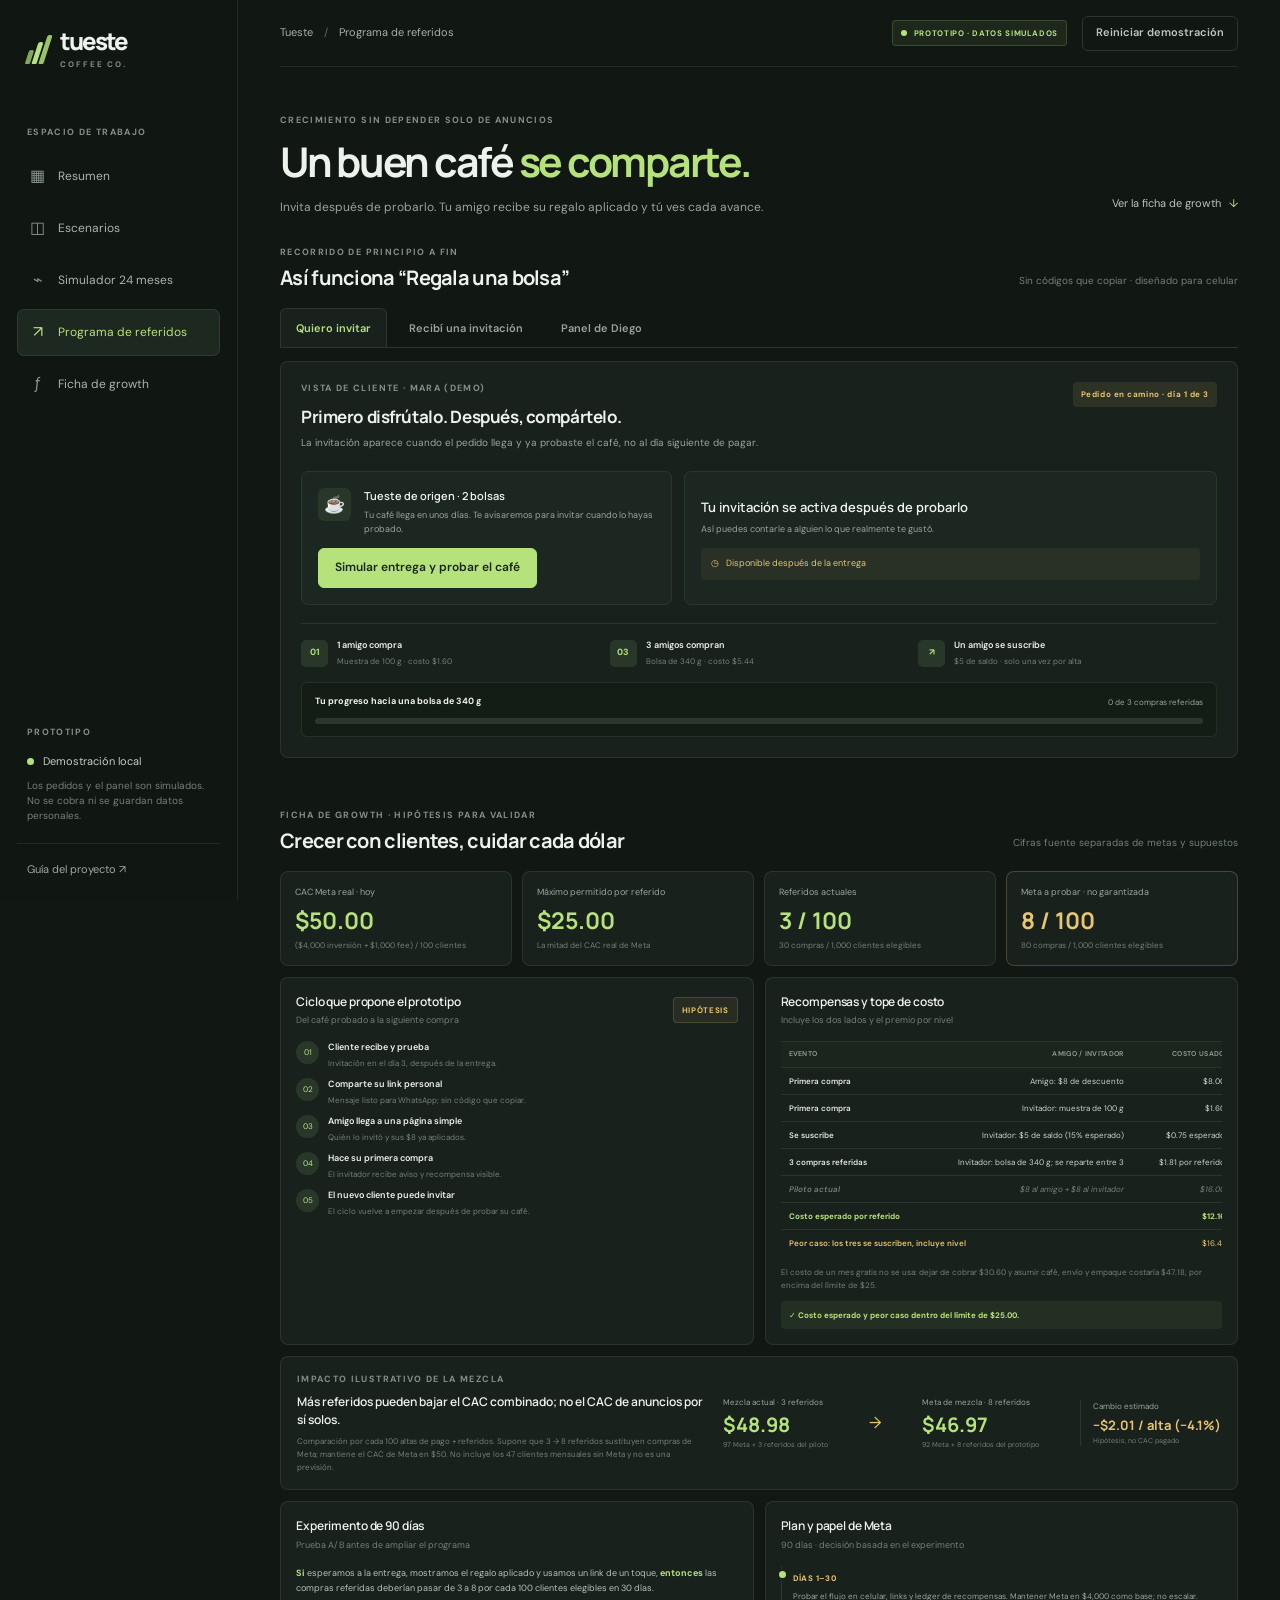
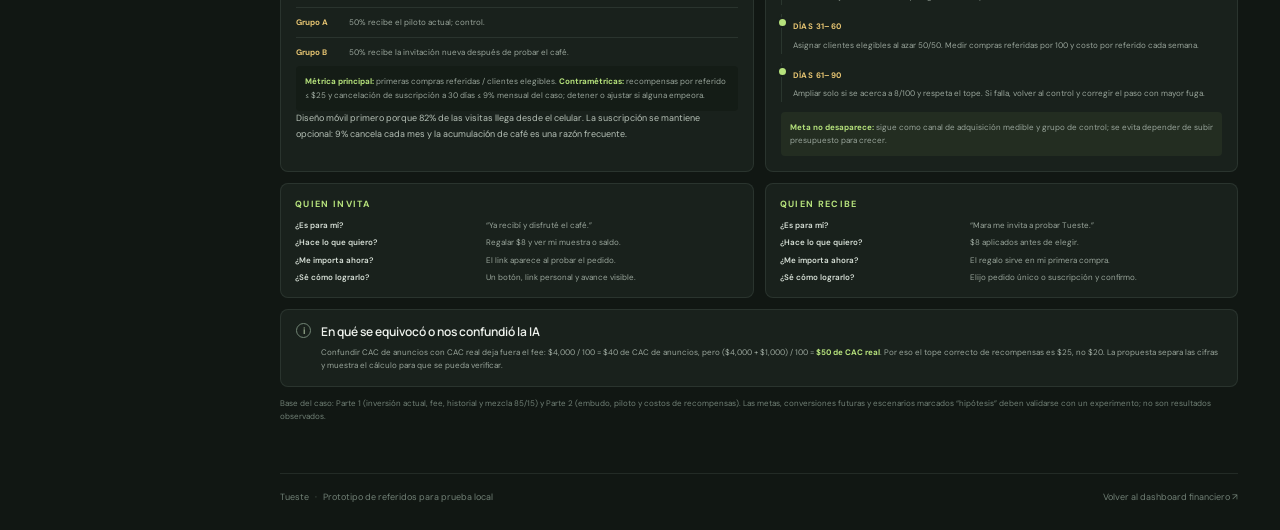
<file: tueste-dashboard/referidos.html>
<!doctype html>
<html lang="es">
<head>
  <meta charset="utf-8">
  <meta name="viewport" content="width=device-width, initial-scale=1">
  <meta name="theme-color" content="#111713">
  <meta name="description" content="Prototipo simulado del programa de referidos de Tueste y su ficha de growth.">
  <title>Tueste | Programa de referidos</title>
  <link rel="preconnect" href="https://fonts.googleapis.com">
  <link rel="preconnect" href="https://fonts.gstatic.com" crossorigin>
  <link href="https://fonts.googleapis.com/css2?family=DM+Sans:wght@400;500;600;700&family=Manrope:wght@400;500;600;700;800&display=swap" rel="stylesheet">
  <link rel="stylesheet" href="styles.css">
  <link rel="stylesheet" href="referidos.css">
  <script src="referidos.js" defer></script>
</head>
<body>
  <div class="app-shell">
    <aside class="sidebar" aria-label="Navegación principal">
      <a class="brand" href="index.html#inicio" aria-label="Tueste, ir al dashboard">
        <span class="brand-mark" aria-hidden="true"><span></span><span></span><span></span></span>
        <span><strong>tueste</strong><small>COFFEE CO.</small></span>
      </a>
      <div class="side-label">ESPACIO DE TRABAJO</div>
      <nav class="side-nav">
        <a class="nav-link" href="index.html#inicio"><span class="nav-icon">▦</span> Resumen</a>
        <a class="nav-link" href="index.html#escenarios"><span class="nav-icon">◫</span> Escenarios</a>
        <a class="nav-link" href="index.html#simulador"><span class="nav-icon">⌁</span> Simulador 24 meses</a>
        <a class="nav-link active" href="referidos.html" aria-current="page"><span class="nav-icon">↗</span> Programa de referidos</a>
        <a class="nav-link" href="#ficha-growth"><span class="nav-icon">ƒ</span> Ficha de growth</a>
      </nav>
      <div class="sidebar-bottom">
        <div class="side-label">PROTOTIPO</div>
        <div class="model-status"><span class="status-dot"></span><span>Demostración local</span></div>
        <p>Los pedidos y el panel son simulados. No se cobra ni se guardan datos personales.</p>
        <a class="sidebar-readme" href="../README.md">Guía del proyecto ↗</a>
      </div>
    </aside>

    <main class="main-content" id="inicio">
      <header class="topbar">
        <div class="breadcrumb"><a href="index.html">Tueste</a> <span>/</span> Programa de referidos</div>
        <div class="top-actions">
          <span class="ref-demo-label"><span class="status-dot"></span> PROTOTIPO · DATOS SIMULADOS</span>
          <button type="button" class="button button-quiet" id="refResetButton">Reiniciar demostración</button>
        </div>
      </header>

      <section class="page-intro ref-intro">
        <div>
          <p class="eyebrow">CRECIMIENTO SIN DEPENDER SOLO DE ANUNCIOS</p>
          <h1>Un buen café <em>se comparte.</em></h1>
          <p class="intro-copy">Invita después de probarlo. Tu amigo recibe su regalo aplicado y tú ves cada avance.</p>
        </div>
        <a class="text-link" href="#ficha-growth">Ver la ficha de growth <span aria-hidden="true">↓</span></a>
      </section>

      <section class="section-block" aria-labelledby="refProgramHeading">
        <div class="section-heading">
          <div>
            <p class="eyebrow">RECORRIDO DE PRINCIPIO A FIN</p>
            <h2 id="refProgramHeading">Así funciona “Regala una bolsa”</h2>
          </div>
          <span class="section-note">Sin códigos que copiar · diseñado para celular</span>
        </div>

        <div class="ref-tabs" role="tablist" aria-label="Vistas del prototipo">
          <button type="button" class="ref-tab" id="refInviteTab" role="tab" aria-selected="true" aria-controls="refInvitePanel" data-ref-view="invite">Quiero invitar</button>
          <button type="button" class="ref-tab" id="refFriendTab" role="tab" aria-selected="false" aria-controls="refFriendPanel" data-ref-view="friend">Recibí una invitación</button>
          <button type="button" class="ref-tab" id="refOwnerTab" role="tab" aria-selected="false" aria-controls="refOwnerPanel" data-ref-view="owner">Panel de Diego</button>
        </div>

        <section class="panel ref-view" id="refInvitePanel" role="tabpanel" aria-labelledby="refInviteTab">
          <div class="ref-view-heading">
            <div>
              <p class="eyebrow">VISTA DE CLIENTE · MARA (DEMO)</p>
              <h3>Primero disfrútalo. Después, compártelo.</h3>
              <p>La invitación aparece cuando el pedido llega y ya probaste el café, no al día siguiente de pagar.</p>
            </div>
            <span class="ref-step-pill" id="refInviteStatus">Pedido en camino · día 1 de 3</span>
          </div>
          <div class="ref-invite-grid">
            <article class="ref-order-card">
              <span class="ref-card-icon" aria-hidden="true">☕</span>
              <div>
                <strong>Tueste de origen · 2 bolsas</strong>
                <p id="refOrderMessage">Tu café llega en unos días. Te avisaremos para invitar cuando lo hayas probado.</p>
              </div>
              <button type="button" class="button button-primary" id="refTriedButton">Simular entrega y probar el café</button>
            </article>
            <article class="ref-share-card" id="refShareLocked">
              <h4>Tu invitación se activa después de probarlo</h4>
              <p>Así puedes contarle a alguien lo que realmente te gustó.</p>
              <div class="ref-locked-note"><span aria-hidden="true">◷</span> Disponible después de la entrega</div>
            </article>
            <article class="ref-share-card" id="refShareReady" hidden>
              <div class="ref-card-topline"><span class="ref-step-pill ref-step-ready">LISTA PARA COMPARTIR</span><span class="ref-small-note">Link personal · sin código</span></div>
              <h4>Regálale $8 a alguien que quieres.</h4>
              <p>Al completar su primer pedido, tú recibes una muestra de 100 g para tu siguiente envío.</p>
              <label class="ref-field-label" for="refLink">Tu enlace personal</label>
              <div class="ref-copy-row">
                <input id="refLink" type="text" readonly aria-label="Enlace personal de invitación">
                <button type="button" class="button button-outline" id="refCopyButton">Copiar</button>
              </div>
              <a class="button button-primary ref-whatsapp" id="refWhatsAppLink" href="#" target="_blank" rel="noopener noreferrer">Enviar por WhatsApp</a>
              <p class="ref-ready-message" id="refInviteMessage" aria-live="polite"></p>
            </article>
          </div>
          <div class="ref-reward-strip">
            <div><span class="ref-reward-icon">01</span><span><strong>1 amigo compra</strong><small>Muestra de 100 g · costo $1.60</small></span></div>
            <div><span class="ref-reward-icon">03</span><span><strong>3 amigos compran</strong><small>Bolsa de 340 g · costo $5.44</small></span></div>
            <div><span class="ref-reward-icon">↗</span><span><strong>Un amigo se suscribe</strong><small>$5 de saldo · solo una vez por alta</small></span></div>
          </div>
          <div class="ref-progress-card">
            <div class="ref-progress-copy"><strong>Tu progreso hacia una bolsa de 340 g</strong><span id="refProgressText">0 de 3 compras referidas</span></div>
            <div class="ref-progress-track" role="progressbar" aria-label="Progreso hacia la recompensa de tres compras referidas" aria-valuemin="0" aria-valuemax="3" aria-valuenow="0" id="refProgressBar"><span id="refProgressFill"></span></div>
            <div class="ref-notice" id="refInviterNotice" role="status" hidden></div>
          </div>
        </section>

        <section class="panel ref-view" id="refFriendPanel" role="tabpanel" aria-labelledby="refFriendTab" hidden>
          <div class="ref-friend-layout">
            <div class="ref-friend-copy">
              <p class="eyebrow">TE INVITÓ MARA · REGALO APLICADO</p>
              <h3>Tu primer café, con $8 de regalo.</h3>
              <p>Elige cómo quieres probar Tueste. El descuento ya está aplicado: no hay códigos ni pasos sorpresa al pagar.</p>
              <label class="ref-field-label" for="refFriendOrder">Elige tu primera compra</label>
              <select id="refFriendOrder">
                <option value="loose">2 bolsas · pedido único</option>
                <option value="subscription">2 bolsas al mes · suscripción cancelable</option>
              </select>
              <div class="ref-price-card">
                <span>Descuento de bienvenida · $8</span>
                <strong><del id="refOriginalPrice">$34.00</del> <b id="refFinalPrice">$26.00</b></strong>
                <small id="refPriceNote">Pedido único · antes de impuestos, si aplican</small>
              </div>
              <button type="button" class="button button-primary" id="refCompletePurchase">Confirmar compra simulada</button>
              <p class="ref-demo-note">Demostración: este botón no procesa pagos ni genera una orden real.</p>
              <div class="ref-friend-result" id="refFriendResult" role="status" hidden></div>
            </div>
            <aside class="ref-gift-card">
              <span class="ref-gift-label">TU REGALO</span>
              <strong>$8</strong>
              <span>menos en tu primera compra</span>
              <div class="ref-gift-divider"></div>
              <p>Un detalle de Mara, para que pruebes café de especialidad recién tostado.</p>
              <span class="ref-gift-tag">22 tazas por bolsa · recién tostado</span>
            </aside>
          </div>
        </section>

        <section class="panel ref-view" id="refOwnerPanel" role="tabpanel" aria-labelledby="refOwnerTab" hidden>
          <div class="ref-view-heading">
            <div>
              <p class="eyebrow">VISTA DEL DUEÑO · DATOS DEL CASO</p>
              <h3>El embudo de referidos, sin perder de vista cada paso.</h3>
              <p>Base de 1,000 clientes elegibles. Los clics que hagas en la demo se muestran por separado.</p>
            </div>
            <span class="ref-simulated-pill">SIMULADO</span>
          </div>
          <div class="ref-funnel">
            <article class="ref-funnel-step"><span>01 · INVITACIÓN</span><strong>1,000</strong><small>clientes reciben el mensaje</small><b>Base del caso</b></article>
            <span class="ref-funnel-rate">35%<small>abren</small></span>
            <article class="ref-funnel-step"><span>02 · ABREN</span><strong>350</strong><small>ven el correo</small><b class="ref-drop">−65% no abre</b></article>
            <span class="ref-funnel-rate">34.3%<small>visitan</small></span>
            <article class="ref-funnel-step ref-funnel-focus"><span>03 · ENTRAN</span><strong>120</strong><small>llegan al programa</small><b class="ref-drop">−65.7% mayor fuga relativa</b></article>
            <span class="ref-funnel-rate">83.3%<small>comparte</small></span>
            <article class="ref-funnel-step"><span>04 · COMPARTEN</span><strong>100</strong><small>envían 300 invitaciones</small><b>3 por persona</b></article>
            <span class="ref-funnel-rate">50%<small>visita tienda</small></span>
            <article class="ref-funnel-step"><span>05 · VISITAN</span><strong>150</strong><small>amigos abren la tienda</small><b class="ref-drop">−50% no entra</b></article>
            <span class="ref-funnel-rate">20%<small>compra</small></span>
            <article class="ref-funnel-step ref-funnel-final"><span>06 · COMPRAN</span><strong>30</strong><small>nuevos clientes referidos</small><b>3 por cada 100 elegibles</b></article>
          </div>
          <div class="ref-funnel-insight"><strong>¿Dónde se atora?</strong><span>La mayor fuga relativa ocurre entre abrir el correo y llegar al programa: 350 → 120 (−65.7%). Además, 7 de cada 10 personas que invitaron no sabían que tenían una recompensa. La invitación llega antes de probar el café y el código añade fricción.</span></div>
          <div class="ref-target-funnel">
            <div class="ref-target-heading"><strong>Ruta para probar la meta · hipótesis, no pronóstico</strong><span>1,000 clientes elegibles → 80 compras referidas (8 / 100)</span></div>
            <div class="ref-target-grid">
              <div><span>Abren invitación</span><strong>500 / 1,000</strong><small>50% · hoy 35%</small></div>
              <div><span>Entran al programa</span><strong>300 / 500</strong><small>60% · hoy 34.3%</small></div>
              <div><span>Comparten</span><strong>250</strong><small>83.3% · 3 mensajes c/u</small></div>
              <div><span>Abren la tienda</span><strong>375 / 750</strong><small>50% de los mensajes</small></div>
              <div><span>Compran</span><strong>80 / 375</strong><small>21.3% · hoy 20%</small></div>
            </div>
            <p>La apuesta es reducir la fuga de entrada con una invitación a tiempo y una oferta visible. Las tasas futuras son supuestos que el A/B debe confirmar.</p>
          </div>
          <div class="ref-owner-live">
            <div><span>Compras de referido simuladas en esta sesión</span><strong id="refDemoPurchaseCount">0</strong></div>
            <div><span>Recompensas simuladas acumuladas</span><strong id="refDemoRewardCost">$0.00</strong></div>
            <button type="button" class="button button-outline" data-ref-view="friend">Probar como amigo</button>
          </div>
        </section>
      </section>

      <section class="section-block" id="ficha-growth" aria-labelledby="refGrowthHeading">
        <div class="section-heading">
          <div>
            <p class="eyebrow">FICHA DE GROWTH · HIPÓTESIS PARA VALIDAR</p>
            <h2 id="refGrowthHeading">Crecer con clientes, cuidar cada dólar</h2>
          </div>
          <span class="section-note">Cifras fuente separadas de metas y supuestos</span>
        </div>

        <div class="ref-metric-grid">
          <article class="panel ref-metric"><span>CAC Meta real · hoy</span><strong id="refPaidCac">$50.00</strong><small>($4,000 inversión + $1,000 fee) / 100 clientes</small></article>
          <article class="panel ref-metric"><span>Máximo permitido por referido</span><strong id="refRewardCap">$25.00</strong><small>La mitad del CAC real de Meta</small></article>
          <article class="panel ref-metric"><span>Referidos actuales</span><strong>3 / 100</strong><small>30 compras / 1,000 clientes elegibles</small></article>
          <article class="panel ref-metric ref-metric-goal"><span>Meta a probar · no garantizada</span><strong>8 / 100</strong><small>80 compras / 1,000 clientes elegibles</small></article>
        </div>

        <div class="ref-growth-grid">
          <article class="panel ref-growth-panel">
            <div class="panel-heading"><div><h3>Ciclo que propone el prototipo</h3><p>Del café probado a la siguiente compra</p></div><span class="ref-simulated-pill">HIPÓTESIS</span></div>
            <ol class="ref-cycle">
              <li><span>01</span><div><strong>Cliente recibe y prueba</strong><small>Invitación en el día 3, después de la entrega.</small></div></li>
              <li><span>02</span><div><strong>Comparte su link personal</strong><small>Mensaje listo para WhatsApp; sin código que copiar.</small></div></li>
              <li><span>03</span><div><strong>Amigo llega a una página simple</strong><small>Quién lo invitó y sus $8 ya aplicados.</small></div></li>
              <li><span>04</span><div><strong>Hace su primera compra</strong><small>El invitador recibe aviso y recompensa visible.</small></div></li>
              <li><span>05</span><div><strong>El nuevo cliente puede invitar</strong><small>El ciclo vuelve a empezar después de probar su café.</small></div></li>
            </ol>
          </article>
          <article class="panel ref-growth-panel">
            <div class="panel-heading"><div><h3>Recompensas y tope de costo</h3><p>Incluye los dos lados y el premio por nivel</p></div></div>
            <div class="ref-reward-table-wrap">
              <table class="ref-reward-table">
                <thead><tr><th>Evento</th><th>Amigo / invitador</th><th>Costo usado</th></tr></thead>
                <tbody>
                  <tr><td>Primera compra</td><td>Amigo: $8 de descuento</td><td>$8.00</td></tr>
                  <tr><td>Primera compra</td><td>Invitador: muestra de 100 g</td><td>$1.60</td></tr>
                  <tr><td>Se suscribe</td><td>Invitador: $5 de saldo (15% esperado)</td><td>$0.75 esperado</td></tr>
                  <tr><td>3 compras referidas</td><td>Invitador: bolsa de 340 g; se reparte entre 3</td><td>$1.81 por referido</td></tr>
                  <tr class="ref-pilot-reference"><td>Piloto actual</td><td>$8 al amigo + $8 al invitador</td><td>$16.00</td></tr>
                  <tr class="ref-reward-total"><td colspan="2">Costo esperado por referido</td><td id="refExpectedRewardCost">$12.16</td></tr>
                  <tr class="ref-reward-limit"><td colspan="2">Peor caso: los tres se suscriben, incluye nivel</td><td id="refWorstRewardCost">$16.41</td></tr>
                </tbody>
              </table>
            </div>
            <p class="ref-calculation-note">El costo de un mes gratis no se usa: dejar de cobrar $30.60 y asumir café, envío y empaque costaría $47.18, por encima del límite de $25.</p>
            <p class="ref-cap-check"><span aria-hidden="true">✓</span> <strong id="refRewardCapCheck">Costo esperado y peor caso dentro del límite de $25.00.</strong></p>
          </article>
        </div>

        <div class="panel ref-impact-panel">
          <div>
            <p class="eyebrow">IMPACTO ILUSTRATIVO DE LA MEZCLA</p>
            <h3>Más referidos pueden bajar el CAC combinado; no el CAC de anuncios por sí solos.</h3>
            <p>Comparación por cada 100 altas de pago + referidos. Supone que 3 → 8 referidos sustituyen compras de Meta; mantiene el CAC de Meta en $50. No incluye los 47 clientes mensuales sin Meta y no es una previsión.</p>
          </div>
          <div class="ref-impact-numbers">
            <div><span>Mezcla actual · 3 referidos</span><strong id="refBlendCurrent">$48.98</strong><small>97 Meta + 3 referidos del piloto</small></div>
            <span class="ref-impact-arrow" aria-hidden="true">→</span>
            <div><span>Meta de mezcla · 8 referidos</span><strong id="refBlendGoal">$46.97</strong><small>92 Meta + 8 referidos del prototipo</small></div>
            <div class="ref-impact-change"><span>Cambio estimado</span><strong id="refBlendChange">−$2.01 / alta (−4.1%)</strong><small>Hipótesis, no CAC pagado</small></div>
          </div>
        </div>

        <div class="ref-growth-grid ref-followup-grid">
          <article class="panel ref-growth-panel">
            <div class="panel-heading"><div><h3>Experimento de 90 días</h3><p>Prueba A/B antes de ampliar el programa</p></div></div>
            <div class="ref-experiment">
              <p><strong>Si</strong> esperamos a la entrega, mostramos el regalo aplicado y usamos un link de un toque, <strong>entonces</strong> las compras referidas deberían pasar de 3 a 8 por cada 100 clientes elegibles en 30 días.</p>
              <div class="ref-experiment-row"><span>Grupo A</span><p>50% recibe el piloto actual; control.</p></div>
              <div class="ref-experiment-row"><span>Grupo B</span><p>50% recibe la invitación nueva después de probar el café.</p></div>
              <div class="ref-experiment-guard"><strong>Métrica principal:</strong> primeras compras referidas / clientes elegibles. <strong>Contramétricas:</strong> recompensas por referido ≤ $25 y cancelación de suscripción a 30 días ≤ 9% mensual del caso; detener o ajustar si alguna empeora.</div>
              <p class="ref-case-context">Diseño móvil primero porque 82% de las visitas llega desde el celular. La suscripción se mantiene opcional: 9% cancela cada mes y la acumulación de café es una razón frecuente.</p>
            </div>
          </article>
          <article class="panel ref-growth-panel">
            <div class="panel-heading"><div><h3>Plan y papel de Meta</h3><p>90 días · decisión basada en el experimento</p></div></div>
            <ol class="ref-timeline">
              <li><span>DÍAS 1–30</span><p>Probar el flujo en celular, links y ledger de recompensas. Mantener Meta en $4,000 como base; no escalar.</p></li>
              <li><span>DÍAS 31–60</span><p>Asignar clientes elegibles al azar 50/50. Medir compras referidas por 100 y costo por referido cada semana.</p></li>
              <li><span>DÍAS 61–90</span><p>Ampliar solo si se acerca a 8/100 y respeta el tope. Si falla, volver al control y corregir el paso con mayor fuga.</p></li>
            </ol>
            <div class="ref-channel-note"><strong>Meta no desaparece:</strong> sigue como canal de adquisición medible y grupo de control; se evita depender de subir presupuesto para crecer.</div>
          </article>
        </div>

        <div class="ref-questions-grid">
          <article class="panel ref-questions-card"><span class="eyebrow">QUIEN INVITA</span><h3>¿Es para mí?</h3><p>“Ya recibí y disfruté el café.”</p><h3>¿Hace lo que quiero?</h3><p>Regalar $8 y ver mi muestra o saldo.</p><h3>¿Me importa ahora?</h3><p>El link aparece al probar el pedido.</p><h3>¿Sé cómo lograrlo?</h3><p>Un botón, link personal y avance visible.</p></article>
          <article class="panel ref-questions-card"><span class="eyebrow">QUIEN RECIBE</span><h3>¿Es para mí?</h3><p>“Mara me invita a probar Tueste.”</p><h3>¿Hace lo que quiero?</h3><p>$8 aplicados antes de elegir.</p><h3>¿Me importa ahora?</h3><p>El regalo sirve en mi primera compra.</p><h3>¿Sé cómo lograrlo?</h3><p>Elijo pedido único o suscripción y confirmo.</p></article>
        </div>

        <aside class="panel ref-ai-note">
          <span class="info-icon" aria-hidden="true">i</span>
          <div><h3>En qué se equivocó o nos confundió la IA</h3><p>Confundir CAC de anuncios con CAC real deja fuera el fee: $4,000 / 100 = $40 de CAC de anuncios, pero ($4,000 + $1,000) / 100 = <strong>$50 de CAC real</strong>. Por eso el tope correcto de recompensas es $25, no $20. La propuesta separa las cifras y muestra el cálculo para que se pueda verificar.</p></div>
        </aside>
        <p class="ref-source-note">Base del caso: Parte 1 (inversión actual, fee, historial y mezcla 85/15) y Parte 2 (embudo, piloto y costos de recompensas). Las metas, conversiones futuras y escenarios marcados “hipótesis” deben validarse con un experimento; no son resultados observados.</p>
      </section>

      <footer class="page-footer">
        <span>Tueste <span class="footer-divider">·</span> Prototipo de referidos para prueba local</span>
        <a href="index.html">Volver al dashboard financiero ↗</a>
      </footer>
    </main>
  </div>
</body>
</html>
</file>
<file: tueste-dashboard/styles.css>
:root {
  color-scheme: dark;
  --bg: #111713;
  --sidebar: #101612;
  --panel: #19211c;
  --panel-raised: #1d2721;
  --border: #2a362e;
  --border-soft: rgba(165, 184, 169, .12);
  --text: #eef2ed;
  --muted: #99a59b;
  --subtle: #718076;
  --green: #b6e27c;
  --green-dark: #4a7442;
  --yellow: #e7c572;
  --red: #e98577;
  --font-display: "Manrope", "DM Sans", sans-serif;
  --font-body: "DM Sans", Arial, sans-serif;
}
* { box-sizing: border-box; }
html { scroll-behavior: smooth; scroll-padding-top: 24px; }
body { margin: 0; background: var(--bg); color: var(--text); font: 14px/1.55 var(--font-body); }
button, input { font: inherit; }
button { color: inherit; }
a { color: inherit; text-decoration: none; }
.app-shell { min-height: 100vh; }
.sidebar { background: var(--sidebar); border-right: 1px solid var(--border-soft); bottom: 0; display: flex; flex-direction: column; left: 0; padding: 27px 17px 22px; position: fixed; top: 0; width: 238px; z-index: 5; }
.brand { align-items: center; display: flex; gap: 12px; margin: 2px 0 56px 10px; }
.brand strong { display: block; font: 800 24px/1 var(--font-display); letter-spacing: -.08em; }
.brand small { color: #829087; display: block; font-size: 8px; font-weight: 700; letter-spacing: .24em; margin-top: 5px; }
.brand-mark { align-items: end; display: flex; gap: 3px; height: 29px; }
.brand-mark span { background: var(--green); border-radius: 2px 2px 1px 1px; display: block; transform: skew(-18deg); width: 5px; }
.brand-mark span:nth-child(1) { height: 14px; opacity: .7; }
.brand-mark span:nth-child(2) { height: 22px; }
.brand-mark span:nth-child(3) { height: 29px; opacity: .84; }
.side-label, .eyebrow { color: #839087; font-size: 9px; font-weight: 700; letter-spacing: .15em; }
.side-label { margin: 0 0 13px 10px; }
.side-nav { display: grid; gap: 5px; }
.nav-link { align-items: center; border: 1px solid transparent; border-radius: 7px; color: #aab4ac; display: flex; font-size: 12px; gap: 12px; padding: 10px 11px; transition: background .2s, color .2s; }
.nav-link:hover, .nav-link.active { background: #1c2820; color: var(--green); }
.nav-link.active { border-color: rgba(182, 226, 124, .11); }
.nav-icon { color: #87958a; font-size: 16px; text-align: center; width: 17px; }
.nav-link.active .nav-icon { color: var(--green); }
.sidebar-bottom { margin-top: auto; }
.model-status { align-items: center; color: #c2cec4; display: flex; font-size: 11px; gap: 9px; padding: 0 10px; }
.status-dot { background: var(--green); border-radius: 50%; display: inline-block; flex: 0 0 auto; height: 7px; width: 7px; }
.sidebar-bottom p { color: var(--subtle); font-size: 10px; line-height: 1.5; margin: 8px 10px 20px; }
.sidebar-readme { border-top: 1px solid var(--border-soft); color: #9baa9d; display: block; font-size: 11px; padding: 17px 10px 0; }
.sidebar-readme:hover, .text-link:hover { color: var(--green); }
.main-content { margin-left: 238px; max-width: 1680px; padding: 0 42px 25px; }
.topbar { align-items: center; border-bottom: 1px solid var(--border-soft); display: flex; justify-content: space-between; min-height: 67px; }
.breadcrumb { color: #a6b0a8; font-size: 11px; }
.breadcrumb span { color: #5c6a5f; margin: 0 8px; }
.top-actions { align-items: center; display: flex; gap: 15px; }
.saved-state { color: var(--subtle); font-size: 10px; }
.button { align-items: center; border: 1px solid var(--border); border-radius: 6px; cursor: pointer; display: inline-flex; font-size: 11px; font-weight: 600; gap: 8px; justify-content: center; min-height: 35px; padding: 0 13px; transition: background .2s, border-color .2s, transform .2s; }
.button:hover { transform: translateY(-1px); }
.button-quiet { background: transparent; color: #bdc7be; }
.button-quiet:hover, .button-outline:hover { background: #222c25; border-color: #536457; }
.button-primary { background: var(--green); border-color: var(--green); color: #1a251b; font-size: 12px; min-height: 40px; padding: 0 16px; }
.button-primary:hover { background: #c7ed99; }
.button-outline { background: transparent; color: #d3ddd4; }
.button:disabled { cursor: not-allowed; opacity: .45; transform: none; }
.page-intro { align-items: end; display: flex; justify-content: space-between; padding: 47px 0 39px; }
.eyebrow { margin: 0 0 10px; }
.eyebrow-dot { background: var(--green); border-radius: 50%; display: inline-block; height: 5px; margin-left: 5px; vertical-align: 2px; width: 5px; }
h1, h2, h3, p { margin-top: 0; }
h1 { font: 700 clamp(29px, 3.2vw, 42px)/1.17 var(--font-display); letter-spacing: -.055em; margin: 0; }
h1 em { color: var(--green); font-style: normal; }
.intro-copy { color: var(--muted); font-size: 12px; margin: 12px 0 0; }
.text-link { color: #bbc5bc; font-size: 11px; margin-bottom: 4px; }
.text-link span { color: var(--green); margin-left: 5px; }
.section-block { margin: 0 0 51px; scroll-margin-top: 24px; }
.section-heading { align-items: end; display: flex; justify-content: space-between; margin-bottom: 17px; }
.section-heading .eyebrow { margin-bottom: 5px; }
h2 { font: 700 20px/1.3 var(--font-display); letter-spacing: -.035em; margin: 0; }
.section-note { color: var(--subtle); font-size: 10px; padding-bottom: 3px; }
.heading-copy { color: var(--muted); font-size: 11px; margin: 6px 0 0; }
.kpi-grid { display: grid; gap: 11px; grid-template-columns: repeat(4, minmax(0, 1fr)); }
.kpi-card { background: linear-gradient(145deg, #1a231d, #171f1a); border: 1px solid var(--border-soft); border-radius: 8px; min-height: 114px; padding: 14px 15px 13px; position: relative; overflow: hidden; }
.kpi-card::after { background: rgba(182, 226, 124, .035); border-radius: 50%; content: ""; height: 84px; position: absolute; right: -40px; top: -50px; width: 84px; }
.kpi-top { align-items: center; color: #aab5ac; display: flex; font-size: 10px; justify-content: space-between; position: relative; z-index: 1; }
.kpi-symbol { color: #7e9c70; font-size: 14px; }
.kpi-card strong { display: block; font: 700 25px/1.25 var(--font-display); letter-spacing: -.045em; margin: 11px 0 4px; position: relative; z-index: 1; }
.kpi-card small { color: var(--subtle); display: block; font-size: 9px; position: relative; z-index: 1; }
.kpi-card.accent-green strong { color: var(--green); }
.kpi-card.accent-yellow strong { color: var(--yellow); }
.chart-grid { display: grid; gap: 13px; grid-template-columns: repeat(2, minmax(0, 1fr)); }
.panel { background: var(--panel); border: 1px solid var(--border-soft); border-radius: 8px; }
.chart-panel { min-width: 0; padding: 17px 18px 13px; }
.chart-wide { grid-column: span 2; }
.panel-heading { align-items: flex-start; display: flex; justify-content: space-between; }
.panel-heading h3, .formula-panel h3, .limitation-title h3 { font: 600 12px/1.4 var(--font-display); letter-spacing: -.01em; margin: 0; }
.panel-heading p { color: var(--subtle); font-size: 9px; margin: 4px 0 0; }
.chart-tag, .table-count { border: 1px solid var(--border); border-radius: 4px; color: #a0ada2; font-size: 8px; letter-spacing: .08em; padding: 4px 7px; white-space: nowrap; }
.chart-wrap { height: 218px; margin-top: 17px; position: relative; }
.chart-wrap-short { height: 176px; }
.scenario-grid { display: grid; gap: 13px; grid-template-columns: repeat(3, minmax(0, 1fr)); }
.scenario-card { background: linear-gradient(150deg, #1c261f 0%, #171f1a 100%); border: 1px solid var(--border); border-radius: 8px; overflow: hidden; padding: 18px; position: relative; }
.scenario-card.featured { border-color: rgba(182, 226, 124, .43); }
.scenario-card.featured::before { background: var(--green); content: ""; height: 2px; left: 0; position: absolute; right: 0; top: 0; }
.scenario-overline { align-items: center; color: #99a79b; display: flex; font-size: 9px; font-weight: 700; justify-content: space-between; letter-spacing: .12em; }
.scenario-badge { background: rgba(182, 226, 124, .12); border-radius: 4px; color: var(--green); font-size: 8px; letter-spacing: .03em; padding: 4px 6px; }
.scenario-card h3 { font: 700 17px var(--font-display); letter-spacing: -.035em; margin: 12px 0 4px; }
.scenario-card .scenario-description { color: var(--muted); font-size: 10px; min-height: 30px; }
.scenario-highlight { border-bottom: 1px solid var(--border-soft); border-top: 1px solid var(--border-soft); display: flex; justify-content: space-between; margin: 15px 0 12px; padding: 11px 0; }
.scenario-highlight span { color: #a6b1a7; font-size: 9px; }
.scenario-highlight strong { color: var(--green); font: 700 15px var(--font-display); }
.scenario-metrics { display: grid; gap: 9px; }
.scenario-metric { align-items: center; display: flex; justify-content: space-between; }
.scenario-metric span { color: var(--subtle); font-size: 9px; }
.scenario-metric strong { color: #e3e9e3; font-size: 10px; font-weight: 600; }
.scenario-verdict { align-items: flex-start; background: rgba(231, 197, 114, .08); border-radius: 5px; color: #d9bf7c; display: flex; font-size: 9px; gap: 7px; line-height: 1.5; margin-top: 14px; padding: 8px; }
.scenario-verdict.good { background: rgba(182, 226, 124, .08); color: var(--green); }
.scenario-verdict.bad { background: rgba(233, 133, 119, .08); color: var(--red); }
.scenario-footnote { align-items: flex-start; display: flex; gap: 9px; margin-top: 12px; padding: 12px 14px; }
.scenario-footnote p { color: #99a69b; font-size: 9px; line-height: 1.6; margin: 0; }
.info-icon { align-items: center; border: 1px solid #728575; border-radius: 50%; color: #a7ba9b; display: inline-flex; flex: 0 0 auto; font: 600 9px var(--font-body); height: 15px; justify-content: center; width: 15px; }
.simulator-controls { align-items: center; display: grid; gap: 22px; grid-template-columns: minmax(220px, 1.2fr) minmax(190px, 1fr) auto; margin: 19px 0 14px; padding: 15px 17px; }
.sim-control-copy { align-items: flex-start; display: flex; gap: 11px; }
.control-icon { align-items: center; background: #25342a; border-radius: 6px; color: var(--green); display: flex; flex: 0 0 auto; font-size: 19px; height: 33px; justify-content: center; width: 33px; }
.sim-control-copy strong { font: 600 11px var(--font-display); }
.sim-control-copy p { color: var(--subtle); font-size: 9px; line-height: 1.5; margin: 4px 0 0; max-width: 330px; }
.range-control label { color: #aeb9af; display: flex; font-size: 9px; justify-content: space-between; }
.range-control label strong { color: var(--green); font-size: 10px; }
input[type="range"] { accent-color: var(--green); cursor: pointer; height: 15px; margin: 8px 0 0; width: 100%; }
.range-ends { color: var(--subtle); display: flex; font-size: 8px; justify-content: space-between; }
.sim-controls-right { align-items: flex-end; display: flex; flex-direction: column; gap: 10px; }
.constraint-chip { align-items: center; color: #9aa79d; display: flex; font-size: 9px; gap: 7px; white-space: nowrap; }
.constraint-chip strong { color: #d5ded5; font-weight: 600; margin-left: 2px; }
.plan-grid { display: grid; gap: 11px; grid-template-columns: repeat(4, minmax(0, 1fr)); margin-bottom: 13px; }
.plan-card { background: #19221c; border: 1px solid var(--border-soft); border-radius: 7px; padding: 13px 14px; }
.plan-card.plan-invalid { border-color: rgba(233, 133, 119, .55); }
.plan-card.plan-valid { border-color: rgba(182, 226, 124, .25); }
.plan-top { align-items: flex-start; display: flex; justify-content: space-between; }
.plan-top h3 { font: 600 10px var(--font-display); margin: 0; }
.plan-status { border-radius: 4px; font-size: 8px; padding: 3px 6px; }
.plan-status.valid { background: rgba(182, 226, 124, .1); color: var(--green); }
.plan-status.invalid { background: rgba(233, 133, 119, .1); color: var(--red); }
.plan-main { color: var(--green); font: 700 19px var(--font-display); letter-spacing: -.03em; margin: 13px 0 2px; }
.plan-main small { color: var(--subtle); font: 400 8px var(--font-body); letter-spacing: 0; }
.plan-sub { color: var(--subtle); font-size: 8px; }
.plan-details { border-top: 1px solid var(--border-soft); display: grid; gap: 6px; grid-template-columns: 1fr 1fr; margin-top: 12px; padding-top: 10px; }
.plan-detail span { color: var(--subtle); display: block; font-size: 8px; }
.plan-detail strong { color: #dbe3db; display: block; font-size: 10px; margin-top: 2px; }
.cash-chart-panel { margin-bottom: 13px; }
.simulation-alerts { display: grid; gap: 7px; margin-bottom: 13px; }
.alert { align-items: flex-start; border: 1px solid rgba(233, 133, 119, .23); border-radius: 6px; color: #e2aaa1; display: flex; font-size: 10px; gap: 8px; padding: 9px 11px; }
.alert.safe { border-color: rgba(182, 226, 124, .2); color: #b8d49a; }
.table-panel { overflow: hidden; }
.table-heading { align-items: center; padding: 16px 17px 13px; }
.table-scroll { overflow: auto; }
table { border-collapse: collapse; min-width: 950px; width: 100%; }
th, td { border-top: 1px solid var(--border-soft); padding: 9px 11px; text-align: right; white-space: nowrap; }
th { background: #1b251e; color: #91a096; font-size: 8px; font-weight: 600; letter-spacing: .045em; position: sticky; text-transform: uppercase; top: 0; z-index: 1; }
td { color: #cad3cb; font-size: 9px; }
th:first-child, td:first-child { padding-left: 17px; text-align: left; }
td:first-child { color: #e0e8e0; font-weight: 600; }
td.negative { color: var(--red); }
td.positive { color: var(--green); }
.empty-state { color: var(--subtle); padding: 27px; text-align: center !important; }
.assumptions-layout { align-items: start; display: grid; gap: 13px; grid-template-columns: minmax(0, 1.65fr) minmax(250px, .75fr); }
.assumption-groups { display: grid; gap: 10px; }
.assumption-group { overflow: hidden; }
.assumption-group summary { align-items: center; cursor: pointer; display: flex; gap: 11px; list-style: none; padding: 14px 15px; }
.assumption-group summary::-webkit-details-marker { display: none; }
.summary-icon { align-items: center; background: #26342a; border-radius: 6px; color: var(--green); display: inline-flex; font-size: 14px; height: 31px; justify-content: center; width: 31px; }
.assumption-group summary strong, .assumption-group summary small { display: block; }
.assumption-group summary strong { font: 600 11px var(--font-display); }
.assumption-group summary small { color: var(--subtle); font-size: 9px; margin-top: 3px; }
.summary-chevron { color: var(--subtle); font-size: 16px; margin-left: auto; transition: transform .2s; }
.assumption-group[open] .summary-chevron { transform: rotate(180deg); }
.assumption-controls { border-top: 1px solid var(--border-soft); display: grid; gap: 14px 16px; grid-template-columns: repeat(2, minmax(0, 1fr)); padding: 15px; }
.assumption-control label { color: #aeb9af; display: block; font-size: 9px; margin-bottom: 6px; }
.assumption-control label strong { color: var(--green); float: right; }
.assumption-control > small { color: var(--subtle); display: block; font-size: 8px; margin-top: 4px; }
.input-with-unit { align-items: center; background: #111813; border: 1px solid #303d33; border-radius: 5px; display: flex; gap: 4px; height: 33px; padding: 0 9px; }
.input-with-unit span { color: #87958a; font-size: 10px; }
.input-with-unit input { background: transparent; border: 0; color: #e3eae3; font-size: 10px; min-width: 0; outline: 0; width: 100%; }
.input-with-unit:focus-within { border-color: #799561; }
.input-with-unit input:focus { outline: 0; }
.full-control { grid-column: 1 / -1; }
.mix-readout { align-items: center; background: #111813; border: 1px solid var(--border-soft); border-radius: 5px; display: flex; gap: 20px; min-height: 33px; padding: 5px 9px; }
.mix-readout span { align-items: center; color: #9eaaa0; display: flex; font-size: 9px; gap: 6px; }
.mix-readout strong { color: #e3eae3; font-weight: 600; margin-left: 2px; }
.mix-dot { border-radius: 50%; height: 7px; width: 7px; }
.loose-dot { background: var(--green); }
.subscription-dot { background: var(--yellow); }
.history-panel { padding: 16px; }
.history-list { display: grid; gap: 15px; margin: 24px 0 20px; }
.history-list > div { align-items: center; display: grid; gap: 9px; grid-template-columns: 47px 1fr 25px; }
.history-list > div > span:first-child { color: #9ca99e; font-size: 9px; }
.history-list strong { color: #d4ddd4; font-size: 9px; font-weight: 600; text-align: right; }
.history-bar { background: #27322a; border-radius: 4px; height: 5px; overflow: hidden; }
.history-bar i { background: #8bac71; border-radius: 4px; display: block; height: 100%; }
.history-current { border-top: 1px solid var(--border-soft); display: flex; justify-content: space-between; padding-top: 12px; }
.history-current span { color: var(--subtle); font-size: 9px; }
.history-current strong { color: var(--green); font: 700 15px var(--font-display); }
.history-note { align-items: flex-start; background: rgba(231, 197, 114, .055); border-radius: 5px; display: flex; gap: 7px; margin-top: 14px; padding: 9px; }
.history-note p { color: #a6aa98; font-size: 8px; line-height: 1.6; margin: 0; }
.formula-grid { display: grid; gap: 11px; grid-template-columns: repeat(3, minmax(0, 1fr)); }
.formula-panel { padding: 15px; }
.formula-panel h3 { margin-bottom: 11px; }
.formula-panel p { color: #a4afa5; font-size: 9px; line-height: 1.65; margin: 7px 0; }
code { background: #111813; border: 1px solid var(--border-soft); border-radius: 4px; color: #c8d6bd; display: block; font: 9px/1.65 "DM Sans", sans-serif; padding: 6px 8px; }
.limitation-panel { margin-top: 11px; padding: 15px 17px; }
.limitation-title { align-items: flex-start; display: flex; gap: 9px; }
.limitation-title p { color: var(--subtle); font-size: 9px; margin: 4px 0 0; }
.limitation-panel ul { color: #a2ada4; display: grid; font-size: 9px; gap: 7px; line-height: 1.65; margin: 13px 0 0; padding-left: 18px; }
.limitation-panel li::marker { color: #86a36f; }
.page-footer { align-items: center; border-top: 1px solid var(--border-soft); color: var(--subtle); display: flex; font-size: 9px; justify-content: space-between; padding: 17px 0 0; }
.footer-divider { color: #617062; padding: 0 4px; }
@media (min-width: 1500px) {
  .main-content { margin-left: 250px; padding-left: 52px; padding-right: 52px; }
  .sidebar { width: 250px; }
  .kpi-card { min-height: 124px; padding: 16px 17px; }
  .chart-wrap { height: 238px; }
}
@media (max-width: 1120px) {
  .main-content { padding-left: 27px; padding-right: 27px; }
  .sidebar { width: 205px; }
  .main-content { margin-left: 205px; }
  .kpi-grid { grid-template-columns: repeat(3, minmax(0, 1fr)); }
  .simulator-controls { grid-template-columns: 1fr 1fr; }
  .sim-controls-right { align-items: center; flex-direction: row; grid-column: 1 / -1; justify-content: space-between; }
}
@media (max-width: 820px) {
  .sidebar { align-items: center; bottom: auto; flex-direction: row; height: 59px; justify-content: space-between; padding: 0 17px; right: 0; width: auto; }
  .brand { margin: 0; }
  .brand-mark { height: 23px; }
  .brand-mark span:nth-child(1) { height: 12px; }
  .brand-mark span:nth-child(2) { height: 18px; }
  .brand-mark span:nth-child(3) { height: 23px; }
  .brand strong { font-size: 20px; }
  .brand small { font-size: 7px; }
  .side-label, .side-nav .nav-link:not(.active), .sidebar-bottom { display: none; }
  .side-nav { display: flex; gap: 4px; }
  .nav-link { font-size: 0; gap: 0; padding: 7px 10px; }
  .nav-icon { font-size: 15px; }
  .main-content { margin: 59px 0 0; padding: 0 23px 23px; }
  .topbar { min-height: 52px; }
  .page-intro { padding: 37px 0 31px; }
  .scenario-grid { grid-template-columns: 1fr; }
  .scenario-card .scenario-description { min-height: auto; }
  .plan-grid { grid-template-columns: repeat(2, minmax(0, 1fr)); }
  .assumptions-layout { grid-template-columns: 1fr; }
}
@media (max-width: 580px) {
  .main-content { padding-left: 15px; padding-right: 15px; }
  .sidebar { padding: 0 10px; }
  .brand { gap: 7px; }
  .side-nav { gap: 0; }
  .nav-link { padding: 7px 8px; }
  .nav-icon { width: 15px; }
  .topbar { align-items: flex-start; flex-direction: column; gap: 7px; justify-content: center; padding: 9px 0; }
  .top-actions { justify-content: space-between; width: 100%; }
  .saved-state { font-size: 8px; }
  .button-quiet { font-size: 9px; min-height: 29px; padding: 0 8px; }
  .page-intro { align-items: flex-start; flex-direction: column; gap: 17px; padding: 29px 0 27px; }
  h1 { font-size: 30px; }
  .intro-copy { font-size: 11px; max-width: 330px; }
  .section-block { margin-bottom: 39px; }
  .section-heading { align-items: flex-start; flex-direction: column; gap: 9px; }
  .section-note { font-size: 9px; }
  h2 { font-size: 18px; }
  .kpi-grid { gap: 8px; grid-template-columns: repeat(2, minmax(0, 1fr)); }
  .kpi-card { min-height: 108px; padding: 11px; }
  .kpi-card strong { font-size: 22px; }
  .kpi-top { font-size: 9px; }
  .kpi-card small { font-size: 8px; }
  .chart-grid { grid-template-columns: 1fr; }
  .chart-wide { grid-column: auto; }
  .chart-panel { padding: 14px 12px 11px; }
  .chart-wrap { height: 205px; }
  .chart-wrap-short { height: 165px; }
  .scenario-card { padding: 15px; }
  .simulator-controls { gap: 15px; grid-template-columns: 1fr; padding: 13px; }
  .sim-controls-right { grid-column: auto; }
  .plan-grid { gap: 8px; }
  .plan-card { padding: 11px; }
  .plan-main { font-size: 17px; }
  .table-heading { align-items: flex-start; flex-direction: column; gap: 7px; padding: 13px; }
  .assumption-controls { gap: 12px 9px; padding: 12px; }
  .assumption-control label { font-size: 8px; }
  .mix-readout { align-items: flex-start; flex-direction: column; gap: 6px; }
  .formula-grid { grid-template-columns: 1fr; }
  .page-footer { align-items: flex-start; flex-direction: column; gap: 5px; }
}
</file>
<file: tueste-dashboard/referidos.css>
.main-content [hidden] { display: none !important; }
.ref-demo-label, .ref-simulated-pill { align-items: center; background: rgba(182, 226, 124, .08); border: 1px solid rgba(182, 226, 124, .2); border-radius: 4px; color: var(--green); display: inline-flex; font-size: 8px; font-weight: 700; gap: 7px; letter-spacing: .08em; padding: 6px 8px; white-space: nowrap; }
.ref-demo-label .status-dot { height: 6px; width: 6px; }
.ref-intro { padding-bottom: 30px; }
.ref-tabs { border-bottom: 1px solid var(--border); display: flex; gap: 6px; margin-bottom: 13px; overflow-x: auto; }
.ref-tab { background: transparent; border: 1px solid transparent; border-bottom: 0; border-radius: 6px 6px 0 0; color: var(--muted); cursor: pointer; font-size: 11px; font-weight: 600; min-height: 39px; padding: 0 15px; white-space: nowrap; }
.ref-tab:hover { color: var(--text); }
.ref-tab[aria-selected="true"] { background: var(--panel); border-color: var(--border); color: var(--green); }
.ref-tab:focus-visible, .ref-copy-row .button:focus-visible, .ref-share-card .button:focus-visible { outline: 2px solid var(--green); outline-offset: 2px; }
.ref-view { padding: 20px; }
.ref-view-heading { align-items: flex-start; display: flex; gap: 16px; justify-content: space-between; margin-bottom: 19px; }
.ref-view-heading h3, .ref-friend-copy h3 { font: 700 17px/1.35 var(--font-display); letter-spacing: -.025em; margin: 0; }
.ref-view-heading > div > p:last-child, .ref-friend-copy > p:not(.eyebrow) { color: var(--muted); font-size: 10px; line-height: 1.65; margin: 6px 0 0; max-width: 650px; }
.ref-step-pill { background: rgba(231, 197, 114, .1); border-radius: 4px; color: var(--yellow); display: inline-flex; font-size: 8px; font-weight: 700; letter-spacing: .07em; padding: 6px 8px; white-space: nowrap; }
.ref-step-pill.ref-step-ready { background: rgba(182, 226, 124, .1); color: var(--green); }
.ref-invite-grid { display: grid; gap: 12px; grid-template-columns: minmax(210px, .82fr) minmax(0, 1.18fr); }
.ref-order-card, .ref-share-card, .ref-gift-card { background: var(--panel-raised); border: 1px solid var(--border); border-radius: 7px; }
.ref-order-card { align-content: start; display: grid; gap: 11px; grid-template-columns: 35px 1fr; padding: 16px; }
.ref-card-icon { align-items: center; background: #29372b; border-radius: 6px; color: var(--green); display: inline-flex; font-size: 17px; height: 33px; justify-content: center; width: 33px; }
.ref-order-card strong { display: block; font: 600 11px var(--font-display); }
.ref-order-card p { color: var(--muted); font-size: 9px; line-height: 1.6; margin: 5px 0 0; }
.ref-order-card .button { grid-column: 1 / -1; justify-self: start; }
.ref-share-card { padding: 16px; }
.ref-share-card h4 { font: 600 13px/1.45 var(--font-display); margin: 10px 0 5px; }
.ref-share-card > p { color: var(--muted); font-size: 9px; line-height: 1.6; margin: 0 0 12px; }
.ref-locked-note { align-items: center; background: rgba(231, 197, 114, .06); border-radius: 4px; color: var(--yellow); display: flex; font-size: 9px; gap: 7px; padding: 9px 10px; }
.ref-card-topline { align-items: center; display: flex; flex-wrap: wrap; gap: 8px; justify-content: space-between; }
.ref-small-note { color: var(--subtle); font-size: 8px; }
.ref-field-label { color: #aeb9af; display: block; font-size: 9px; margin: 12px 0 5px; }
.ref-copy-row { display: flex; gap: 7px; }
.ref-copy-row input, .ref-friend-copy select { background: #111813; border: 1px solid #303d33; border-radius: 5px; color: #dce5dc; font: 10px var(--font-body); min-height: 35px; min-width: 0; padding: 0 9px; width: 100%; }
.ref-copy-row input { flex: 1; }
.ref-copy-row input:focus, .ref-friend-copy select:focus { border-color: #799561; outline: 2px solid rgba(182, 226, 124, .2); }
.ref-whatsapp { margin-top: 9px; width: 100%; }
.ref-ready-message { color: var(--green) !important; min-height: 14px; }
.ref-reward-strip { border-top: 1px solid var(--border-soft); display: grid; gap: 10px; grid-template-columns: repeat(3, 1fr); margin-top: 18px; padding-top: 15px; }
.ref-reward-strip > div { align-items: center; display: flex; gap: 9px; }
.ref-reward-icon { align-items: center; background: #29372b; border-radius: 5px; color: var(--green); display: inline-flex; flex: 0 0 auto; font-size: 9px; font-weight: 700; height: 27px; justify-content: center; width: 27px; }
.ref-reward-strip strong, .ref-reward-strip small { display: block; }
.ref-reward-strip strong { font-size: 9px; font-weight: 600; }
.ref-reward-strip small { color: var(--subtle); font-size: 8px; margin-top: 3px; }
.ref-progress-card { background: #141c16; border: 1px solid var(--border-soft); border-radius: 6px; margin-top: 14px; padding: 12px 13px; }
.ref-progress-copy { align-items: center; display: flex; justify-content: space-between; }
.ref-progress-copy strong { font-size: 9px; }
.ref-progress-copy span { color: var(--muted); font-size: 8px; }
.ref-progress-track { background: #2a362e; border-radius: 5px; height: 6px; margin-top: 9px; overflow: hidden; }
.ref-progress-track span { background: var(--green); border-radius: inherit; display: block; height: 100%; transition: width .25s ease; width: 0; }
.ref-notice, .ref-friend-result { background: rgba(182, 226, 124, .08); border: 1px solid rgba(182, 226, 124, .16); border-radius: 5px; color: #c9dfa9; font-size: 9px; line-height: 1.6; margin-top: 10px; padding: 9px 10px; }
.ref-friend-layout { align-items: stretch; display: grid; gap: 22px; grid-template-columns: minmax(0, 1fr) minmax(190px, .48fr); }
.ref-friend-copy { max-width: 590px; padding: 2px 0; }
.ref-friend-copy .eyebrow { margin-bottom: 8px; }
.ref-friend-copy > p:not(.eyebrow) { margin: 8px 0 15px; }
.ref-friend-copy select { appearance: auto; display: block; }
.ref-price-card { align-items: center; background: #141c16; border: 1px solid var(--border-soft); border-radius: 6px; display: grid; grid-template-columns: 1fr auto; margin: 12px 0; padding: 10px 11px; }
.ref-price-card > span { color: var(--muted); font-size: 8px; }
.ref-price-card > strong { grid-column: 2; grid-row: 1 / span 2; text-align: right; }
.ref-price-card del { color: var(--subtle); font-size: 9px; font-weight: 400; margin-right: 5px; }
.ref-price-card b { color: var(--green); font: 700 16px var(--font-display); }
.ref-price-card small { color: var(--subtle); font-size: 8px; }
.ref-friend-copy > .button { width: 100%; }
.ref-demo-note { color: var(--subtle) !important; font-size: 8px !important; margin: 7px 0 0 !important; }
.ref-gift-card { align-items: flex-start; background: linear-gradient(150deg, #29372b, #1d2721); display: flex; flex-direction: column; justify-content: center; padding: 20px; }
.ref-gift-label { color: var(--green); font-size: 8px; font-weight: 700; letter-spacing: .15em; }
.ref-gift-card > strong { color: var(--green); font: 800 43px/1 var(--font-display); letter-spacing: -.06em; margin: 11px 0 3px; }
.ref-gift-card > span:not(.ref-gift-label):not(.ref-gift-tag) { color: #c1ccc2; font-size: 9px; }
.ref-gift-divider { background: var(--border); height: 1px; margin: 17px 0 11px; width: 100%; }
.ref-gift-card p { color: var(--muted); font-size: 9px; line-height: 1.6; margin: 0; }
.ref-gift-tag { color: #9eaf99; font-size: 8px; margin-top: 13px; }
.ref-simulated-pill { color: var(--yellow); background: rgba(231, 197, 114, .07); border-color: rgba(231, 197, 114, .18); }
.ref-funnel { align-items: stretch; display: grid; gap: 7px; grid-template-columns: repeat(6, minmax(0, 1fr)); }
.ref-funnel-step { background: #141c16; border: 1px solid var(--border-soft); border-radius: 5px; display: flex; flex-direction: column; min-width: 0; padding: 10px; }
.ref-funnel-step > span { color: #8e9b91; font-size: 7px; font-weight: 700; letter-spacing: .06em; }
.ref-funnel-step > strong { color: var(--text); font: 700 23px/1.2 var(--font-display); margin: 9px 0 3px; }
.ref-funnel-step > small { color: var(--muted); font-size: 8px; line-height: 1.5; min-height: 24px; }
.ref-funnel-step > b { color: var(--green); font-size: 7px; line-height: 1.5; margin-top: 10px; }
.ref-funnel-step > b.ref-drop { color: var(--yellow); }
.ref-funnel-focus { border-color: rgba(231, 197, 114, .4); }
.ref-funnel-final { border-color: rgba(182, 226, 124, .36); }
.ref-funnel-rate { align-self: center; color: var(--green); font: 700 9px var(--font-display); text-align: center; }
.ref-funnel-rate small { color: var(--subtle); display: block; font: 7px var(--font-body); margin-top: 3px; }
.ref-funnel-insight { background: rgba(231, 197, 114, .06); border: 1px solid rgba(231, 197, 114, .15); border-radius: 5px; color: #c3bd9e; display: flex; font-size: 9px; gap: 8px; line-height: 1.6; margin-top: 12px; padding: 10px 11px; }
.ref-funnel-insight strong { color: var(--yellow); flex: 0 0 auto; }
.ref-target-funnel { background: rgba(182, 226, 124, .035); border: 1px solid var(--border-soft); border-radius: 5px; margin-top: 9px; padding: 11px; }
.ref-target-heading { align-items: flex-start; display: flex; gap: 8px; justify-content: space-between; }
.ref-target-heading strong { color: #dce6d9; font-size: 9px; }
.ref-target-heading > span { color: var(--yellow); font-size: 8px; text-align: right; }
.ref-target-grid { display: grid; gap: 7px; grid-template-columns: repeat(5, minmax(0, 1fr)); margin-top: 10px; }
.ref-target-grid > div { background: #141c16; border-radius: 4px; min-width: 0; padding: 8px; }
.ref-target-grid span, .ref-target-grid strong, .ref-target-grid small { display: block; }
.ref-target-grid span { color: var(--muted); font-size: 7px; }
.ref-target-grid strong { color: var(--green); font: 700 12px var(--font-display); margin: 4px 0 2px; }
.ref-target-grid small { color: var(--subtle); font-size: 7px; line-height: 1.5; }
.ref-target-funnel > p { color: var(--subtle); font-size: 8px; line-height: 1.6; margin: 8px 0 0; }
.ref-owner-live { align-items: center; border-top: 1px solid var(--border-soft); display: flex; gap: 22px; justify-content: flex-start; margin-top: 15px; padding-top: 12px; }
.ref-owner-live > div { min-width: 140px; }
.ref-owner-live > div span, .ref-owner-live > div strong { display: block; }
.ref-owner-live > div span { color: var(--subtle); font-size: 8px; }
.ref-owner-live > div strong { color: var(--green); font: 700 15px var(--font-display); margin-top: 3px; }
.ref-owner-live .button { margin-left: auto; }
.ref-metric-grid { display: grid; gap: 10px; grid-template-columns: repeat(4, minmax(0, 1fr)); }
.ref-metric { padding: 14px; }
.ref-metric > span, .ref-metric > strong, .ref-metric > small { display: block; }
.ref-metric > span { color: var(--muted); font-size: 9px; }
.ref-metric > strong { color: var(--green); font: 700 23px/1.3 var(--font-display); margin: 6px 0 3px; }
.ref-metric > small { color: var(--subtle); font-size: 8px; line-height: 1.5; }
.ref-metric-goal { border-color: rgba(231, 197, 114, .23); }
.ref-metric-goal > strong { color: var(--yellow); }
.ref-growth-grid { display: grid; gap: 11px; grid-template-columns: repeat(2, minmax(0, 1fr)); margin-top: 11px; }
.ref-growth-panel { min-width: 0; padding: 15px; }
.ref-growth-panel .panel-heading { align-items: center; margin-bottom: 13px; }
.ref-growth-panel .panel-heading h3, .ref-impact-panel h3, .ref-ai-note h3 { font: 600 12px/1.45 var(--font-display); margin: 0; }
.ref-cycle, .ref-timeline { display: grid; gap: 9px; list-style: none; margin: 0; padding: 0; }
.ref-cycle li { align-items: flex-start; display: flex; gap: 9px; }
.ref-cycle li > span { align-items: center; background: #29372b; border-radius: 50%; color: var(--green); display: inline-flex; flex: 0 0 auto; font-size: 8px; height: 23px; justify-content: center; width: 23px; }
.ref-cycle strong, .ref-cycle small { display: block; }
.ref-cycle strong { font-size: 9px; font-weight: 600; }
.ref-cycle small { color: var(--subtle); font-size: 8px; line-height: 1.5; margin-top: 2px; }
.ref-reward-table-wrap { overflow-x: auto; }
.ref-reward-table { min-width: 450px; }
.ref-reward-table th { font-size: 7px; }
.ref-reward-table td { font-size: 8px; line-height: 1.5; white-space: normal; }
.ref-reward-table th, .ref-reward-table td { padding: 7px 6px; }
.ref-reward-table th:first-child, .ref-reward-table td:first-child { padding-left: 8px; text-align: left; }
.ref-reward-total td { border-top: 1px solid var(--border); color: var(--green); font-weight: 700; }
.ref-reward-limit td { color: var(--yellow); }
.ref-pilot-reference td { color: var(--subtle); font-style: italic; }
.ref-calculation-note { color: var(--subtle); font-size: 8px; line-height: 1.6; margin: 10px 0; }
.ref-cap-check { background: rgba(182, 226, 124, .07); border-radius: 4px; color: var(--green); font-size: 8px; line-height: 1.5; margin: 0; padding: 8px; }
.ref-cap-check.ref-cap-fail { background: rgba(233, 133, 119, .1); color: var(--red); }
.ref-impact-panel { align-items: center; display: grid; gap: 18px; grid-template-columns: .9fr 1.1fr; margin-top: 11px; padding: 16px; }
.ref-impact-panel .eyebrow { margin-bottom: 6px; }
.ref-impact-panel h3 { max-width: 490px; }
.ref-impact-panel > div:first-child > p:last-child { color: var(--subtle); font-size: 8px; line-height: 1.6; margin: 7px 0 0; }
.ref-impact-numbers { align-items: center; display: flex; gap: 11px; justify-content: space-between; }
.ref-impact-numbers > div { min-width: 0; }
.ref-impact-numbers > div > span, .ref-impact-numbers > div > strong, .ref-impact-numbers > div > small { display: block; }
.ref-impact-numbers > div > span { color: var(--muted); font-size: 8px; }
.ref-impact-numbers > div > strong { color: var(--green); font: 700 20px/1.3 var(--font-display); margin: 4px 0 2px; }
.ref-impact-numbers > div > small { color: var(--subtle); font-size: 7px; }
.ref-impact-arrow { color: var(--yellow); font-size: 16px; }
.ref-impact-numbers .ref-impact-change { border-left: 1px solid var(--border); padding-left: 12px; }
.ref-impact-numbers .ref-impact-change strong { color: var(--yellow); font-size: 13px; }
.ref-followup-grid { margin-top: 11px; }
.ref-experiment > p { color: #b6c1b7; font-size: 9px; line-height: 1.7; margin: 0 0 11px; }
.ref-experiment > p strong { color: var(--green); }
.ref-experiment-row { align-items: center; border-top: 1px solid var(--border-soft); display: grid; gap: 8px; grid-template-columns: 45px 1fr; padding: 8px 0; }
.ref-experiment-row span { color: var(--yellow); font-size: 8px; font-weight: 700; }
.ref-experiment-row p { color: var(--muted); font-size: 8px; margin: 0; }
.ref-experiment-guard { background: #141c16; border-radius: 4px; color: var(--muted); font-size: 8px; line-height: 1.7; padding: 9px; }
.ref-experiment-guard strong { color: var(--green); }
.ref-case-context { color: var(--subtle); font-size: 8px; line-height: 1.6; margin: 9px 0 0; }
.ref-timeline li { border-left: 1px solid var(--border); padding: 0 0 2px 11px; position: relative; }
.ref-timeline li::before { background: var(--green); border: 2px solid var(--panel); border-radius: 50%; content: ""; height: 7px; left: -5px; position: absolute; top: 3px; width: 7px; }
.ref-timeline li > span { color: var(--yellow); font-size: 8px; font-weight: 700; letter-spacing: .05em; }
.ref-timeline p { color: var(--muted); font-size: 8px; line-height: 1.6; margin: 3px 0 0; }
.ref-channel-note { background: rgba(182, 226, 124, .06); border-radius: 4px; color: var(--muted); font-size: 8px; line-height: 1.6; margin-top: 10px; padding: 9px; }
.ref-channel-note strong { color: var(--green); }
.ref-questions-grid { display: grid; gap: 11px; grid-template-columns: repeat(2, minmax(0, 1fr)); margin-top: 11px; }
.ref-questions-card { display: grid; gap: 5px 10px; grid-template-columns: 1fr 1.4fr; padding: 14px; }
.ref-questions-card .eyebrow { color: var(--green); grid-column: 1 / -1; margin: 0 0 2px; }
.ref-questions-card h3 { color: #d8e1d8; font-size: 8px; font-weight: 600; margin: 0; }
.ref-questions-card p { color: var(--muted); font-size: 8px; line-height: 1.5; margin: 0; }
.ref-ai-note { align-items: flex-start; display: flex; gap: 10px; margin-top: 11px; padding: 13px 15px; }
.ref-ai-note h3 { margin-bottom: 5px; }
.ref-ai-note p { color: var(--muted); font-size: 8px; line-height: 1.7; margin: 0; }
.ref-ai-note p strong { color: var(--green); }
.ref-source-note { color: var(--subtle); font-size: 8px; line-height: 1.6; margin: 10px 0 0; }
@media (max-width: 1250px) {
  .ref-funnel { grid-template-columns: repeat(3, minmax(0, 1fr)); }
  .ref-funnel-rate { display: none; }
  .ref-impact-panel { grid-template-columns: 1fr; }
}
@media (max-width: 1120px) {
  .ref-metric-grid { grid-template-columns: repeat(2, minmax(0, 1fr)); }
}
@media (max-width: 820px) {
  .ref-invite-grid, .ref-friend-layout { grid-template-columns: 1fr; }
  .ref-gift-card { min-height: 180px; }
  .ref-funnel { grid-template-columns: repeat(2, minmax(0, 1fr)); }
  .ref-target-grid { grid-template-columns: repeat(2, minmax(0, 1fr)); }
  .ref-growth-grid { grid-template-columns: 1fr; }
  .ref-impact-numbers { flex-wrap: wrap; }
}
@media (max-width: 580px) {
  .ref-demo-label { font-size: 7px; }
  .ref-intro { gap: 14px; }
  .ref-tabs { margin-right: -15px; }
  .ref-tab { font-size: 9px; padding: 0 10px; }
  .ref-view { padding: 13px; }
  .ref-view-heading { align-items: flex-start; flex-direction: column; gap: 8px; }
  .ref-reward-strip { grid-template-columns: 1fr; }
  .ref-progress-copy { align-items: flex-start; flex-direction: column; gap: 4px; }
  .ref-owner-live { align-items: flex-start; flex-direction: column; gap: 10px; }
  .ref-owner-live .button { margin-left: 0; }
  .ref-metric-grid { gap: 7px; }
  .ref-metric { padding: 10px; }
  .ref-metric > strong { font-size: 19px; }
  .ref-funnel { gap: 7px; }
  .ref-funnel-step { padding: 8px; }
  .ref-funnel-step > strong { font-size: 20px; }
  .ref-funnel-insight { flex-direction: column; }
  .ref-target-heading { flex-direction: column; }
  .ref-target-heading > span { text-align: left; }
  .ref-impact-panel { padding: 13px; }
  .ref-impact-numbers { align-items: flex-start; }
  .ref-impact-numbers .ref-impact-change { border-left: 0; border-top: 1px solid var(--border); flex-basis: 100%; padding: 9px 0 0; }
  .ref-questions-card { grid-template-columns: 1fr; }
  .ref-questions-card .eyebrow { grid-column: auto; }
  .ref-questions-card h3 { margin-top: 5px; }
  .ref-questions-card p { margin-bottom: 3px; }
}
</file>
